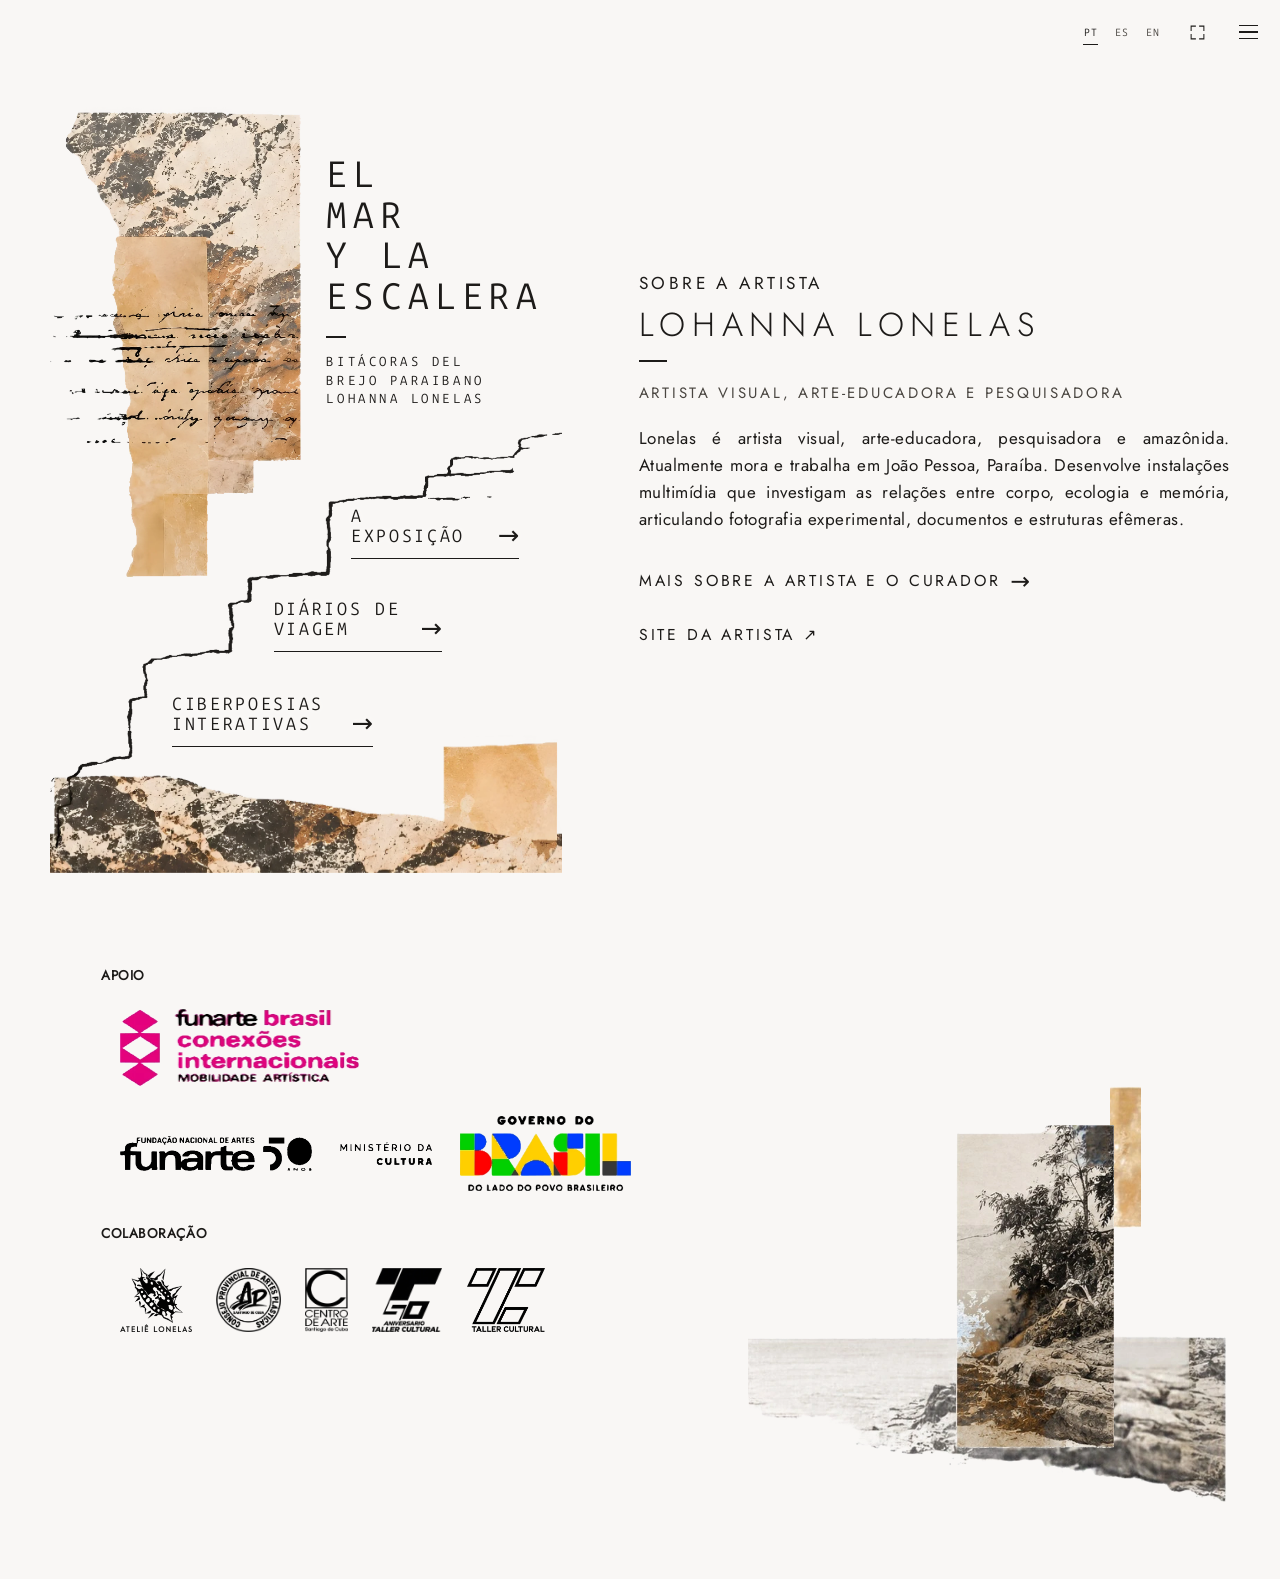
<file: index.html>
<!doctype html>
<!-- El mar y la escalera · Bitácoras del Brejo Paraibano · Lohanna Lonelas.
     Site estático: abre direto do disco (file://), sem build. Rotas por #. -->
<html lang="pt-BR">
<head>
<meta charset="utf-8">
<meta name="viewport" content="width=device-width, initial-scale=1, viewport-fit=cover">
<title>El mar y la escalera · Lonelas</title>
<meta name="description" content="El mar y la escalera — Bitácoras del Brejo Paraibano. Exposição de Lohanna Lonelas: obras, diários de viagem e ciberpoesias do esquecimento.">
<meta name="theme-color" content="#fbfaf7">
<meta name="apple-mobile-web-app-capable" content="yes">
<meta name="apple-mobile-web-app-status-bar-style" content="black-translucent">
<meta name="mobile-web-app-capable" content="yes">
<meta name="apple-mobile-web-app-title" content="El mar y la escalera">
<link rel="icon" href="data:image/svg+xml,%3Csvg xmlns='http://www.w3.org/2000/svg' viewBox='0 0 32 32'%3E%3Crect width='32' height='32' fill='%23fbfaf7'/%3E%3Cpath d='M5 27h6v-6h6v-6h6V9h4' fill='none' stroke='%231d1b19' stroke-width='2'/%3E%3Ccircle cx='22' cy='10' r='3' fill='%23c98d2e'/%3E%3C/svg%3E">
<link rel="stylesheet" href="css/fontes.css?v=dbce08f1">
<link rel="stylesheet" href="css/site.css?v=4c8b897a">
</head>
<body data-vista="inicio">

<a class="pular" href="#vista">pular para o conteúdo</a>

<header class="topo">
  <a class="topo-voltar" href="#/" hidden><span aria-hidden="true">←</span><span class="topo-rotulo"></span></a>
  <a class="topo-casa" href="#/" hidden aria-label="Página inicial"><svg viewBox="0 0 20 20" aria-hidden="true"><path d="M3 9.5 10 3l7 6.5M5 8v9h4v-5h2v5h4V8"/></svg></a>
  <div class="topo-dir">
    <div class="linguas" role="group" aria-label="idioma / idioma / language"></div>
    <button class="cheia" type="button" hidden aria-pressed="false"><svg viewBox="0 0 20 20" aria-hidden="true"><path class="entra" d="M2.5 7.5v-5h5M12.5 2.5h5v5M17.5 12.5v5h-5M7.5 17.5h-5v-5"/><path class="sai" d="M7.5 2.5v5h-5M17.5 7.5h-5v-5M12.5 17.5v-5h5M2.5 12.5h5v5"/></svg></button>
    <button class="abre-menu" type="button" aria-expanded="false" aria-controls="menu"><span></span><span></span><span></span></button>
  </div>
</header>

<main id="vista" tabindex="-1"></main>

<nav class="menu" id="menu" hidden>
  <div class="menu-dentro"></div>
</nav>


<script src="js/dados.js?v=082c929a"></script>
<script src="js/exercicios.js?v=e82cb035"></script>
<script src="js/site.js?v=a42c7550"></script>
</body>
</html>
</file>
<file: css/fontes.css>
/* gerado por scripts/fontes.py — não editar */
@font-face{font-family:'Jost';font-style:normal;font-weight:300;font-display:swap;src:url([data-uri]) format('woff2')}
@font-face{font-family:'Jost';font-style:normal;font-weight:400;font-display:swap;src:url([data-uri]) format('woff2')}
@font-face{font-family:'Caveat';font-style:normal;font-weight:400;font-display:swap;src:url([data-uri]) format('woff2')}
@font-face{font-family:'Ubuntu Sans Mono';font-style:normal;font-weight:200 800;font-display:swap;src:url([data-uri]) format('woff2')}
</file>
<file: css/site.css>
/* El mar y la escalera — folha de estilo única.
   Fundo branco de papel, linhas retas, círculos, retângulos.
   Celular primeiro; a partir de 900px, composições de computador. */

:root {
  --papel: #f9f7f5;
  --papel-2: #f2f0ea;
  --tinta: #1d1b19;
  --tinta-2: #4a4641;
  --mineral: #8c8a84;
  --linha: #d9d5cc;
  --ocre: #c98d2e;
  --oliva: #7b7f52;
  --sans: 'Jost', system-ui, sans-serif;
  --mono: 'Ubuntu Sans Mono', ui-monospace, monospace;
  --gutter: 16px;
  --u: min(calc(100vw / 390), 1.5px); /* 1px no celular de 390; cresce até 1,5px */
  --topo: 56px;
  --ease: cubic-bezier(.2, .7, .2, 1);
  color-scheme: light;
}
@media (min-width: 900px) { :root { --gutter: 40px; --topo: 64px; } }

*, *::before, *::after { box-sizing: border-box; }
html { -webkit-text-size-adjust: 100%; scroll-behavior: auto; }
body {
  margin: 0; min-height: 100svh; background: var(--papel); color: var(--tinta);
  font: 300 17px/1.6 var(--sans); overflow-x: hidden;
  -webkit-font-smoothing: antialiased;
}
img { max-width: 100%; display: block; }
a { color: inherit; text-decoration: none; }
button { font: inherit; color: inherit; background: none; border: 0; padding: 0; cursor: pointer; }
:focus-visible { outline: 1.5px solid var(--ocre); outline-offset: 3px; }
[hidden] { display: none !important; }
h1, h2, h3, p { margin: 0; font-weight: 300; }
::selection { background: var(--ocre); color: var(--papel); }

.pular { position: fixed; left: 8px; top: -60px; z-index: 200; background: var(--tinta); color: var(--papel); padding: 8px 12px; font: 500 13px var(--mono); }
.pular:focus { top: 8px; }
.so-leitor { position: absolute; width: 1px; height: 1px; overflow: hidden; clip: rect(0 0 0 0); white-space: nowrap; }

/* ---------- tipografia comum (medidas das pranchas, em --u) ---------- */
i, em { font-style: normal; }
.indice { font: 400 11px/1.4 var(--sans); letter-spacing: .2em; text-transform: uppercase; color: var(--mineral); }
.rotulo { font: 400 calc(11.5 * var(--u))/calc(15 * var(--u)) var(--sans); letter-spacing: .2em; text-transform: uppercase; }
.titulo { display: flex; flex-direction: column; margin-top: calc(7.5 * var(--u)); font: 300 calc(28.5 * var(--u))/calc(28 * var(--u)) var(--sans); letter-spacing: .2em; text-transform: uppercase; }
.traco { display: block; width: calc(19 * var(--u)); height: 1.5px; background: var(--tinta); margin: calc(11 * var(--u)) 0 0; }
.subtitulo { font: 500 calc(13 * var(--u))/calc(16 * var(--u)) var(--sans); letter-spacing: .16em; text-transform: uppercase; }
.subtitulo small { display: block; margin-top: calc(2.5 * var(--u)); font: 400 calc(10 * var(--u))/calc(13 * var(--u)) var(--sans); letter-spacing: .18em; }
.subtitulo.fino { font-weight: 400; font-size: calc(11.5 * var(--u)); letter-spacing: .2em; }
.papel { font: 400 calc(10 * var(--u))/1.4 var(--sans); letter-spacing: .18em; text-transform: uppercase; color: var(--tinta-2); margin-top: calc(14 * var(--u)); }
.texto-corrido { font: 400 max(12px, calc(12.5 * var(--u)))/1.3 var(--sans); letter-spacing: .03em; text-align: justify; hyphens: auto; -webkit-hyphens: auto; }
.texto-corrido p + p, .texto-corrido > div > p, .texto-corrido > p + div { margin-top: .85em; }
.cab-sub { color: var(--tinta-2); max-width: 46ch; font: 400 calc(12.5 * var(--u))/1.45 var(--sans); letter-spacing: .03em; margin-top: calc(16 * var(--u)); }
.nota-lateral { font: 400 calc(12.5 * var(--u))/1.5 var(--sans); letter-spacing: .03em; color: var(--tinta-2); max-width: 44ch; }
.texto-longo { max-width: 64ch; font: 400 max(13px, calc(13.5 * var(--u)))/1.6 var(--sans); letter-spacing: .02em; }
.texto-longo p + p { margin-top: 1em; }
.assina { font: 400 calc(11 * var(--u))/1.4 var(--sans); letter-spacing: .04em; color: var(--tinta-2); text-align: right; margin-top: calc(10 * var(--u)); }
.assina b { font-weight: 600; color: var(--tinta); }
.seta { display: inline-block; font-family: var(--sans); font-weight: 300; transition: transform .3s var(--ease); }
a:hover .seta, a:focus-visible .seta, button:hover .seta { transform: translateX(4px); }
.link-seta { display: inline-flex; align-items: center; gap: 10px; min-height: 40px; font: 500 calc(10.5 * var(--u))/1.2 var(--sans); letter-spacing: .18em; text-transform: uppercase; }
.link-seta .seta { font-size: 1.5em; }
.botao {
  display: inline-flex; align-items: center; gap: 12px; min-height: 40px; padding: 8px 18px;
  border: 1px solid var(--tinta); border-radius: 999px; font: 500 calc(10.5 * var(--u))/1 var(--sans); letter-spacing: .16em; text-transform: uppercase;
  background: none; transition: background .2s, color .2s;
}
.botao:hover { background: var(--tinta); color: var(--papel); }
.botao:disabled { opacity: .35; pointer-events: none; }
.pilula { display: inline-flex; align-items: center; gap: calc(10 * var(--u)); height: calc(28 * var(--u)); min-height: 28px; padding: 0 calc(16 * var(--u)); border: 1px solid var(--tinta); border-radius: 999px; font: 500 calc(10.5 * var(--u))/1 var(--sans); letter-spacing: .16em; text-transform: uppercase; transition: background .2s, color .2s; }
.pilula span { font-size: 1.5em; font-weight: 300; }
.pilula:hover { background: var(--tinta); color: var(--papel); }

.ficha { margin: 0; display: grid; }
.ficha > div { display: grid; grid-template-columns: calc(87 * var(--u)) 1fr; gap: 0 10px; padding: calc(4 * var(--u)) 0; }
.ficha dt { font: 600 calc(8.5 * var(--u))/calc(14 * var(--u)) var(--sans); letter-spacing: .16em; text-transform: uppercase; }
.ficha dd { margin: 0; font: 400 calc(10.5 * var(--u))/calc(14 * var(--u)) var(--sans); letter-spacing: .03em; }
.ficha dd::first-letter { text-transform: uppercase; }

/* desenhos */
.estrela { width: 22px; height: 22px; fill: var(--ocre); }
.luas { width: 150px; height: 18px; }
.lua-fundo { fill: none; stroke: var(--tinta); stroke-width: .8; }
.lua-sombra { fill: var(--tinta); }
.transmuta { fill: none; stroke: var(--tinta); stroke-width: .6; }
.transmuta .tracejado { stroke-dasharray: 2 4; }
.transmuta .cheio { fill: var(--ocre); stroke: none; }

/* ---------- topo ---------- */
.topo {
  position: fixed; inset: 0 0 auto 0; z-index: 50; height: var(--topo);
  display: flex; align-items: center; justify-content: space-between; gap: 12px;
  padding: 0 10px 0 calc(24 * var(--u)); padding-top: env(safe-area-inset-top);
  transition: background .3s, box-shadow .3s;
}
.topo.rolou, body.tela-cheia .topo { background: rgba(249, 247, 245, .94); backdrop-filter: blur(6px); }
.topo-voltar { display: inline-flex; align-items: center; min-height: 44px; min-width: 44px; }
.topo-voltar > span:first-child { font: 300 26px/1 var(--sans); }
.topo-casa { display: inline-grid; place-items: center; min-height: 44px; min-width: 36px; margin-left: -6px; margin-right: auto; color: var(--tinta); }
.topo-casa[hidden] { display: none; }
.topo-casa svg { width: 19px; height: 19px; fill: none; stroke: currentColor; stroke-width: 1.2; stroke-linejoin: round; stroke-linecap: round; }
.topo-rotulo { position: absolute; width: 1px; height: 1px; overflow: hidden; clip: rect(0 0 0 0); white-space: nowrap; }
.topo-dir { margin-left: auto; display: flex; align-items: center; gap: 11px; }
.linguas { display: flex; }
.debug-frag { appearance: none; -webkit-appearance: none; height: 26px; padding: 0 18px 0 7px; border: 1px dashed var(--tinta-2); border-radius: 0; background: transparent url("data:image/svg+xml,%3Csvg xmlns='http://www.w3.org/2000/svg' width='8' height='5'%3E%3Cpath d='M0 0l4 5 4-5z' fill='%23777'/%3E%3C/svg%3E") no-repeat right 6px center; font: 400 16px/1 var(--mono); transform: scale(.66); transform-origin: right center; margin-left: -14px; margin-right: -9px; color: var(--tinta-2); cursor: pointer; }
.cheia { min-width: 36px; min-height: 44px; display: inline-grid; place-items: center; color: var(--tinta); }
.cheia[hidden] { display: none; }
/* pseudo tela cheia (iPhone): some o rodapé; o cabeçalho fica, para sair */
body.cheia-falsa .rodape { display: none; }
/* o Safari só recolhe as barras rolando a página: na pseudo tela cheia sempre há ao menos 160px para rolar,
   inclusive no leitor dos diários (que é fixo e normalmente trava a rolagem do body) */
body.cheia-falsa { min-height: calc(100lvh + 160px); }
body.cheia-falsa.tela-cheia { overflow: visible; height: auto; }
@media (max-width: 379px) { .topo { gap: 4px; } .topo-voltar { min-width: 36px; } .topo-casa { min-width: 32px; margin-left: -4px; } .topo-dir { gap: 2px; } .linguas button { min-width: 27px; } .cheia { min-width: 32px; } .debug-frag { margin-right: -10px; } }
.cheia svg { width: 17px; height: 17px; fill: none; stroke: currentColor; stroke-width: 1.2; stroke-linecap: square; transition: transform .3s var(--ease); }
.cheia .sai, .cheia[aria-pressed="true"] .entra { display: none; }
.cheia[aria-pressed="true"] .sai { display: inline; }
@media (hover: hover) { .cheia:hover svg { transform: scale(1.12); } }
.linguas button { min-width: 31px; min-height: 44px; font: 400 10.5px var(--mono); letter-spacing: .18em; text-indent: .18em; color: var(--tinta); position: relative; }
.linguas button[aria-pressed="false"] { color: var(--tinta-2); }
.linguas button[aria-pressed="true"]::after { content: ''; position: absolute; left: 8px; right: 8px; bottom: 9px; height: 1px; background: var(--tinta); }
.abre-menu { width: 44px; height: 44px; display: grid; place-content: center; gap: 5px; position: relative; z-index: 2; }
.abre-menu span { display: block; width: 19px; height: 1.2px; background: var(--tinta); transition: transform .3s var(--ease), opacity .2s; }
body.menu-aberto .abre-menu span:nth-child(1) { transform: translateY(6.2px) rotate(45deg); }
body.menu-aberto .abre-menu span:nth-child(2) { opacity: 0; }
body.menu-aberto .abre-menu span:nth-child(3) { transform: translateY(-6.2px) rotate(-45deg); }
body.menu-aberto .topo { background: transparent; box-shadow: none; }
body[data-vista="inicio"] .topo:not(.rolou) { background: transparent; }

/* ---------- menu: a escada ---------- */
.menu { position: fixed; inset: 0; z-index: 40; background: var(--papel); overflow-y: auto; animation: aparece .35s var(--ease); }
.menu-dentro { min-height: 100%; padding: calc(var(--topo) + 24px) var(--gutter) 32px; display: flex; flex-direction: column; position: relative; overflow: hidden; }
.menu-escada { list-style: none; margin: 0; padding: 0; display: flex; flex-direction: column; gap: 6px; position: relative; z-index: 1; }
.degrau { border-top: 1px solid var(--tinta); padding: 14px 0 18px; }
.degrau.d3 { margin-left: 30%; }
.degrau.d2 { margin-left: 15%; }
.degrau > a { display: flex; align-items: baseline; gap: 14px; }
.degrau > a i { font: 400 11px var(--mono); font-style: normal; color: var(--mineral); letter-spacing: .1em; }
.degrau > a span { font: 300 clamp(22px, 6vw, 40px)/1.1 var(--mono); letter-spacing: .14em; text-transform: uppercase; }
.degrau ul { list-style: none; margin: 10px 0 0 27px; padding: 0; display: grid; gap: 2px; }
.degrau ul a { display: inline-block; padding: 5px 0; font-size: 15px; color: var(--tinta-2); }
.degrau ul a:hover { color: var(--tinta); }
.menu-pe { margin-top: auto; padding-top: 40px; display: flex; gap: 12px; font: 400 11px var(--mono); letter-spacing: .14em; text-transform: uppercase; position: relative; z-index: 1; }
.menu-pe a { padding: 8px 0; }
.menu-circulo { position: absolute; width: min(90vw, 560px); right: -18%; bottom: -10%; opacity: .5; z-index: 0; }
/* no celular o gráfico do menu polui a lista: só aparece no computador */
@media (max-width: 899px) { .menu-circulo { display: none; } }
@media (min-width: 900px) {
  .menu-dentro { padding-left: 12vw; padding-right: 12vw; }
  .degrau.d3 { margin-left: 40%; }
  .degrau.d2 { margin-left: 20%; }
}

/* ---------- vista e entrada ---------- */
#vista { outline: none; display: block; }
#vista.entra > * { animation: entra .6s var(--ease) both; }
@keyframes entra { from { opacity: 0; transform: translateY(10px); } to { opacity: 1; transform: none; } }
@keyframes aparece { from { opacity: 0; } to { opacity: 1; } }


/* ---------- início: a prancha do celular, medida em pixels da referência (915 de largura) ---------- */
.inicio {
  --kx: calc(min(100vw, 1180px) / 915);
  --ky: clamp(var(--kx), calc(100svh / 1464), calc(var(--kx) * 1.4));
  --k: var(--kx);
  --linha-top: calc(664 * var(--ky));
  --linha-alt: calc(800 * var(--ky) - 145 * var(--k));
  position: relative; width: min(100vw, 1180px); height: calc(1464 * var(--ky)); margin: 0 auto; overflow: hidden;
}
.inicio > img { position: absolute; max-width: none; pointer-events: none; user-select: none; }
.ini-colagem { left: 0; top: calc(94 * var(--ky)); width: calc(456 * var(--k)); animation: desliza-c 1.2s var(--ease) both; }
.ini-titulo { position: absolute; left: calc(494 * var(--kx)); top: calc(181 * var(--ky)); z-index: 2; }
.ini-titulo h1 { display: flex; flex-direction: column; font: 400 calc(65.7 * var(--k))/calc(72.5 * var(--k)) var(--mono); letter-spacing: .165em; text-transform: uppercase; white-space: nowrap; }
.ini-traco { display: block; width: calc(35 * var(--k)); height: max(1px, calc(3 * var(--k))); background: var(--tinta); margin-top: calc(33 * var(--k)); }
.ini-sub { display: flex; flex-direction: column; margin-top: calc(28 * var(--k)); font: 400 calc(23.5 * var(--k))/calc(33 * var(--k)) var(--mono); letter-spacing: .27em; text-transform: uppercase; max-width: calc(410 * var(--k)); text-wrap: balance; }
.ini-linha { left: 0; top: var(--linha-top); width: calc(915 * var(--kx)); height: var(--linha-alt); animation: sobe 1.6s .2s var(--ease) both; }
@keyframes sobe { from { clip-path: inset(0 100% 0 0); } to { clip-path: inset(0 0 0 0); } }
.ini-faixa { left: 0; bottom: 0; width: calc(915 * var(--kx)); height: calc(250 * var(--k)); object-fit: cover; object-position: right top; z-index: 1; animation: desliza-b 1.2s .1s var(--ease) both; }
.ini-escada { position: absolute; inset: 0; z-index: 3; pointer-events: none; }
.ini-degrau {
  position: absolute; display: flex; align-items: flex-end; justify-content: space-between; gap: calc(20 * var(--k));
  padding-bottom: calc(19 * var(--k)); border-bottom: max(1px, calc(2.4 * var(--k))) solid var(--tinta); pointer-events: auto;
  bottom: calc(1464 * var(--ky) - var(--linha-top) - var(--f) * var(--linha-alt));
  text-shadow: 0 0 4px var(--papel), 0 0 8px var(--papel);
  transition: transform .35s var(--ease), border-color .25s; animation: entra .7s var(--ease) both;
}
.ini-degrau span:first-child { font: 400 calc(31.7 * var(--k))/calc(37 * var(--k)) var(--mono); letter-spacing: .15em; text-transform: uppercase; }
.ini-degrau .seta { font-size: calc(46 * var(--k)); line-height: calc(37 * var(--k)); margin-bottom: calc(2 * var(--k)); }
.ini-degrau:hover, .ini-degrau:focus-visible { transform: translateY(-3px); border-color: var(--ocre); }
.ini-degrau.d3 { --f: .363; left: calc(538 * var(--kx)); width: calc(301 * var(--kx)); animation-delay: .9s; }
.ini-degrau.d2 { --f: .617; left: calc(400 * var(--kx)); width: calc(301 * var(--kx)); animation-delay: .7s; }
.ini-degrau.d1 { --f: .876; left: calc(218 * var(--kx)); width: calc(360 * var(--kx)); animation-delay: .5s; }
@keyframes desliza-c { from { opacity: 0; transform: translateX(-16px); } to { opacity: 1; transform: none; } }
@keyframes desliza-b { from { opacity: 0; transform: translateY(16px); } to { opacity: 1; transform: none; } }

.ini-artista { padding-top: calc(56 * var(--u)) !important; }
.ini-artista .titulo { font-size: calc(24 * var(--u)); line-height: calc(26 * var(--u)); }
.ini-artista .texto-corrido { margin-top: calc(14 * var(--u)); }
.ini-artista-links { display: flex; flex-wrap: wrap; gap: 0 28px; margin-top: calc(14 * var(--u)); }

@media (min-width: 900px) {
  .inicio { --ky: max(calc(100svh / 1464), .5px); --k: min(var(--kx), var(--ky)); }
  .ini-colagem { left: calc(60 * var(--kx)); }
}

/* ---------- rodapé expansível ---------- */
.rodape { width: min(100%, calc(390 * var(--u))); margin: 0 auto; padding: 0 0 env(safe-area-inset-bottom); position: relative; z-index: 25; background: var(--papel); box-shadow: 0 0 0 100vmax var(--papel); clip-path: inset(0 -100vmax); }
.rodape-gaveta { padding: 0 calc(30 * var(--u)); }
.rodape-gaveta summary { list-style: none; display: flex; align-items: center; gap: 14px; min-height: 48px; cursor: pointer; font: 400 calc(10 * var(--u)) var(--sans); letter-spacing: .18em; text-transform: uppercase; color: var(--tinta-2); }
.rodape-gaveta summary::-webkit-details-marker { display: none; }
.rodape-linha { flex: 0 0 calc(24 * var(--u)); height: 1.5px; background: var(--tinta); }
.rodape-mais { margin-left: auto; width: 28px; height: 28px; display: grid; place-items: center; font: 300 20px var(--sans); transition: transform .3s var(--ease); }
.rodape-gaveta[open] .rodape-mais { transform: rotate(45deg); }
.rodape-dentro { padding: 18px 0 8px; display: grid; gap: 26px; animation: entra .5s var(--ease); }
.logos { margin: 0; display: grid; gap: 12px; }
.logos img { width: 100%; mix-blend-mode: multiply; }
.rodape-pe { display: flex; flex-wrap: wrap; justify-content: space-between; gap: 8px 20px; font: 400 10px/1.5 var(--sans); letter-spacing: .1em; color: var(--mineral); }
.rodape-pe a { text-decoration: underline; text-underline-offset: 3px; }
.rodape-textura { width: 100%; margin-top: 6px; pointer-events: none; }

/* ---------- páginas internas: uma coluna com as medidas da prancha ---------- */
.pagina { --pl: calc(43 * var(--u)); --pr: calc(28 * var(--u)); width: min(100%, calc(390 * var(--u))); margin: 0 auto; padding: calc(var(--topo) + 1.5 * var(--u)) var(--pr) calc(28 * var(--u)) var(--pl); position: relative; }
.sangra { margin-left: calc(-1 * var(--pl)); margin-right: calc(-1 * var(--pr)); }
.cab { position: relative; margin-bottom: calc(28 * var(--u)); }

/* ---------- exposição ---------- */
.expo { padding-top: calc(var(--topo) + 147 * var(--u)); }
.cab-colagem { position: absolute; left: 0; top: calc(var(--topo) + .6 * var(--u)); width: 100%; pointer-events: none; animation: desliza-c 1.2s var(--ease) both; }
.expo .cab { z-index: 1; margin-bottom: calc(20 * var(--u)); }
.curatorial { width: calc(317 * var(--u)); }
.curatorial .texto-corrido { margin-top: calc(10.5 * var(--u)); }
.ler-completo { margin-top: calc(4 * var(--u)); }
.navegue { margin: calc(12 * var(--u)) 0 0 calc(-8.5 * var(--u)); }
.navegue .traco { width: calc(24 * var(--u)); margin: 0 0 calc(17 * var(--u)); }
.nav-linhas { list-style: none; margin: calc(8.5 * var(--u)) 0 0 calc(-1.5 * var(--u)); padding: 0; width: calc(328.5 * var(--u)); }
.nav-linhas li + li { border-top: 1px solid var(--linha); }
.nav-linhas a { display: grid; grid-template-columns: calc(68.5 * var(--u)) 1fr auto; align-items: center; column-gap: calc(26 * var(--u)); padding: calc(7 * var(--u)) calc(27 * var(--u)) calc(7 * var(--u)) 0; min-height: calc(51 * var(--u)); }
.nav-linhas img { width: 100%; height: calc(37 * var(--u)); object-fit: cover; }
.nav-linhas span { font: 400 calc(15.5 * var(--u))/calc(19 * var(--u)) var(--sans); letter-spacing: .18em; text-transform: uppercase; }
.nav-linhas small { display: block; font-size: calc(9.5 * var(--u)); line-height: 1.5; letter-spacing: .16em; color: var(--tinta-2); }
.nav-linhas .seta { font-size: calc(24 * var(--u)); }
.nav-linhas a:hover span:not(.seta) { color: var(--tinta-2); }

/* ---------- obras: carrossel das quatro ---------- */
.obras { --pl: calc(36 * var(--u)); --pr: calc(27 * var(--u)); }
.obras .titulo { font-size: calc(32 * var(--u)); line-height: calc(32 * var(--u)); margin-top: calc(5.5 * var(--u)); }
.obras .traco { width: calc(28 * var(--u)); margin-top: calc(12 * var(--u)); }
.obras .cab { margin-bottom: calc(21.5 * var(--u)); }
.carrossel { position: relative; }
.car-trilho { list-style: none; margin: 0; padding: 0; display: flex; overflow-x: auto; scroll-snap-type: x mandatory; scrollbar-width: none; overscroll-behavior-x: contain; }
.car-trilho::-webkit-scrollbar { display: none; }
.carrossel.lista { margin: 0 calc(-27 * var(--u)) 0 calc(-36 * var(--u)); }
.lista .car-trilho { gap: calc(12 * var(--u)); padding: 0 calc(54 * var(--u)); scroll-padding: 0 calc(54 * var(--u)); }
.lista .car-item { flex: 0 0 calc(236 * var(--u)); scroll-snap-align: center; }
/* as obras são fotos verticais (4:5, 2:3): o cartão acompanha */
.lista .car-item img { width: 100%; height: calc(300 * var(--u)); object-fit: cover; }
.car-ctrl { display: flex; align-items: center; justify-content: space-between; height: 44px; margin-top: calc(5.5 * var(--u)); padding: 0 calc(52 * var(--u)) 0 calc(46 * var(--u)); }
.car-ant, .car-prox { width: 44px; height: 44px; display: grid; place-items: center; font: 300 24px/1 var(--sans); }
.car-pontos { display: flex; }
.car-pontos button { width: 14px; height: 44px; position: relative; }
.car-pontos button::after { content: ''; position: absolute; left: 4.5px; top: 19.5px; width: 5px; height: 5px; border-radius: 50%; border: 1px solid var(--tinta); box-sizing: border-box; }
.car-pontos button[aria-current="true"]::after { background: var(--tinta); }
.obras-leg { display: flex; align-items: center; justify-content: space-between; gap: 12px; margin: calc(5 * var(--u)) 0 0 calc(10 * var(--u)); min-height: calc(40 * var(--u)); }
.obras-leg h2 { font: 600 calc(14.5 * var(--u))/calc(18 * var(--u)) var(--sans); letter-spacing: .2em; text-transform: uppercase; }
.obras-leg p { margin-top: calc(3 * var(--u)); font: 400 calc(10.5 * var(--u))/1.4 var(--sans); letter-spacing: .04em; }
.obras-leg p::first-letter { text-transform: uppercase; }
.circulo-mais { flex: 0 0 auto; width: calc(29 * var(--u)); height: calc(29 * var(--u)); min-width: 29px; min-height: 29px; border: 1px solid var(--tinta); border-radius: 50%; display: grid; place-items: center; font: 300 calc(20 * var(--u))/1 var(--sans); transition: background .2s, color .2s; }
.circulo-mais:hover { background: var(--tinta); color: var(--papel); }

/* ---------- obra: detalhe ---------- */
.obra { --pl: calc(30 * var(--u)); --pr: calc(30 * var(--u)); padding-top: calc(var(--topo) - 4 * var(--u)); }
.obra-cab { margin-bottom: calc(14 * var(--u)); }
.obra .titulo { font-size: calc(27.5 * var(--u)); line-height: calc(26.7 * var(--u)); font-weight: 400; margin-top: calc(6 * var(--u)); padding-right: calc(40 * var(--u)); }
.contador { position: absolute; right: 0; bottom: calc(-6 * var(--u)); font: 400 calc(10 * var(--u))/1 var(--sans); letter-spacing: .14em; }
.carrossel.foto { margin: 0 calc(-30 * var(--u)); padding: 0 calc(51 * var(--u)) 0 calc(45 * var(--u)); }
.foto .car-item { flex: 0 0 100%; margin: 0; scroll-snap-align: center; }
.car-foto { display: block; width: 100%; }
/* a foto inteira, sem corte, no máximo do tamanho da área */
.foto .car-foto img { display: block; width: 100%; height: calc(372 * var(--u)); max-height: 72vh; object-fit: contain; background: var(--papel-2); }
.foto .car-ant, .foto .car-prox { position: absolute; top: 50%; translate: 0 -50%; }
.foto .car-ant { left: calc(3 * var(--u)); }
.foto .car-prox { right: calc(0 * var(--u)); }
.abas { display: flex; justify-content: space-between; margin-top: calc(26 * var(--u)); border-bottom: 1px solid var(--linha); }
.abas button { padding: calc(6 * var(--u)) 0 calc(6.5 * var(--u)); font: 400 calc(10.5 * var(--u))/1.2 var(--sans); letter-spacing: .13em; text-transform: uppercase; color: var(--mineral); position: relative; }
.abas button[aria-selected="true"] { font-weight: 600; color: var(--tinta); }
.abas button[aria-selected="true"]::after { content: ''; position: absolute; left: 0; right: 0; bottom: -1.5px; height: 2px; background: var(--tinta); }
.painel { animation: entra .4s var(--ease); }
#painel-ficha { padding-top: calc(15 * var(--u)); display: grid; }
.ler-mais { justify-self: end; margin-top: calc(-2 * var(--u)); }
#painel-sobre { padding-top: calc(16 * var(--u)); }
.obra-nav { display: flex; justify-content: space-between; flex-wrap: wrap; gap: 12px; margin-top: calc(26 * var(--u)); font: 500 calc(10 * var(--u)) var(--sans); letter-spacing: .16em; text-transform: uppercase; color: var(--tinta-2); }
.obra-nav a { padding: 10px 0; }

/* ---------- construção: making of ---------- */
.etapa { margin-top: 40px; }
.etapa-leg { font-size: 15px; color: var(--tinta-2); max-width: 52ch; margin-bottom: 14px; }
.etapa-leg i { display: block; font: 400 11px var(--mono); font-style: normal; letter-spacing: .14em; text-transform: uppercase; color: var(--tinta); margin-bottom: 4px; }
/* as fotos guardam a proporção original (horizontais e verticais), em colunas */
.making { columns: 2; column-gap: 8px; }
.dedicatoria { margin: 28px 0 8px; text-align: center; font-style: italic; font-size: 15px; color: var(--tinta-2); }
.dedicatoria::before { content: ''; display: block; width: 32px; height: 1px; background: var(--linha); margin: 0 auto 14px; }
.proc-img { display: block; width: 100%; margin: 0 0 8px; break-inside: avoid; background: var(--papel-2); }
.proc-img img { display: block; width: 100%; height: auto; }
.proc-fig { margin: 0 0 8px; break-inside: avoid; }
.proc-fig .proc-img { margin-bottom: 0; }
.proc-leg { margin-top: 8px; font: 400 11px/1.4 var(--sans); letter-spacing: .22em; text-transform: uppercase; color: var(--tinta-2); }
@media (min-width: 900px) { .making { columns: 3; column-gap: 14px; } .proc-img, .proc-fig { margin-bottom: 14px; } .proc-fig .proc-img { margin-bottom: 0; } }

/* ---------- diários: mapa ---------- */
@media (min-width: 900px) { .pagina.diarios, .pagina.ciber, .pagina.construcao { width: min(100%, 1120px); padding-left: 40px; padding-right: 40px; } }
.mapa { position: relative; aspect-ratio: 3 / 4; margin: 0 calc(-1 * var(--pr)) 0 calc(-1 * var(--pl)); overflow: hidden; }
.mapa-colagem { position: absolute; inset: 0; width: 100%; height: 100%; object-fit: cover; opacity: .14; filter: grayscale(1); }
.mapa-circulo { position: absolute; width: 86%; left: 7%; top: 12%; opacity: .5; animation: gira 120s linear infinite; }
.mapa-escada { position: absolute; width: 92%; left: 2%; top: 18%; opacity: .9; }
.mapa-ponto { left: var(--x); top: var(--y); }
.mapa-trilha .so-pc { display: none; }
.mapa-trilha { position: absolute; inset: 0; width: 100%; height: 100%; }
.mapa-trilha polyline { fill: none; stroke: var(--ocre); stroke-width: .35; stroke-dasharray: 1.2 1.2; vector-effect: non-scaling-stroke; stroke-width: 1.4; }
.mapa-estrela { position: absolute; right: 8%; top: 6%; width: 22px; height: 22px; }
.mapa-ponto { position: absolute; display: flex; align-items: center; gap: 10px; transform: translate(-14px, -14px); }
.mapa-ponto .alvo { flex: 0 0 28px; height: 28px; border-radius: 50%; border: 1px solid var(--tinta); background: var(--papel); position: relative; transition: transform .3s var(--ease); }
.mapa-ponto .alvo::after { content: ''; position: absolute; inset: 8px; border-radius: 50%; background: var(--tinta); }
.mapa-ponto .alvo::before { content: ''; position: absolute; inset: -8px; border-radius: 50%; border: 1px solid var(--ocre); opacity: 0; animation: pulsa 2.8s ease-out var(--d, .5s) 1 both; }
@keyframes pulsa { from { transform: scale(.6); opacity: 1; } to { transform: scale(1.5); opacity: 0; } }
.mapa-ponto:hover .alvo { transform: scale(1.15); }
.mapa-nome { position: relative; background: rgba(249, 247, 245, .94); padding: 6px 10px; border: 1px solid var(--linha); border-radius: 5px; font: 400 13px/1.25 var(--mono); letter-spacing: .12em; text-transform: uppercase; display: grid; }
.mapa-nome small { font: 300 12px/1.35 var(--sans); letter-spacing: 0; text-transform: none; color: var(--tinta-2); }
/* ondas que saem de baixo dos retângulos, uma vez só ao carregar: como objetos boiando num lago, com a forma do quadro */
.mapa-ponto { isolation: isolate; }
.ondas { position: absolute; inset: 0; z-index: -1; pointer-events: none; }
.ondas b { position: absolute; inset: 0; border: 1px solid rgba(176, 148, 108, .2); border-radius: 5px; box-shadow: 0 0 6px rgba(176, 148, 108, .2), inset 0 0 6px rgba(176, 148, 108, .2); opacity: 0; animation: onda 2.2s cubic-bezier(.2, .6, .35, 1) var(--d) 1 both; }
.ondas b:nth-child(2) { animation-delay: calc(var(--d) + .35s); }
@keyframes onda { 0% { inset: 0; opacity: 0; } 12% { opacity: 1; } 100% { inset: -42px -46px; opacity: 0; } }
.mapa-ponto.p2 { flex-direction: row-reverse; transform: translate(calc(-100% + 14px), -14px); }
/* no celular o nome do brejo fica acima e à esquerda do topo da escada, no vazio, sem cobrir os degraus */
@media (max-width: 899px) { .mapa-ponto.p2 { align-items: flex-end; transform: translate(calc(-100% + 14px), calc(-100% + 14px)); } }
.diarios > .nota-lateral { margin-top: 28px; }
@media (min-width: 900px) {
  .diarios { display: grid; grid-template-columns: 1fr 2fr; column-gap: 56px; align-items: start; }
  .diarios > .cab { grid-column: 1; }
  .diarios > .mapa { grid-column: 2; grid-row: 1 / 3; margin: 0; aspect-ratio: 5 / 4; }
  .diarios .mapa-escada { width: 92%; left: 4%; top: 10%; }
  .diarios .mapa-ponto { left: var(--xd); top: var(--yd); }
  .mapa-trilha .so-pc { display: inline; }
  .mapa-trilha .so-cel { display: none; }
  .diarios > .nota-lateral { grid-column: 1; margin-top: 0; }
}

/* ---------- diário: panorama único ---------- */
body.tela-cheia { overflow: hidden; height: 100svh; }
.leitor { position: fixed; inset: var(--topo) 0 0 0; display: flex; flex-direction: column; background: var(--papel); }
.panorama { flex: 1; min-height: 0; overflow-x: auto; overflow-y: hidden; scrollbar-width: none; cursor: grab; overscroll-behavior-x: contain; outline: none; }
.panorama::-webkit-scrollbar { display: none; }
.panorama.arrastando { cursor: grabbing; }
.panorama.arrastando .pano-img { pointer-events: none; }
.pano-faixa { display: flex; height: 100%; width: max-content; align-items: stretch; }
.pano-img { height: 100%; flex: 0 0 auto; overflow: hidden; display: block; }
.pano-img img { height: 100%; width: auto; max-width: none; object-fit: cover; user-select: none; -webkit-user-drag: none; transition: transform 1.2s var(--ease); animation: pano-entra 1.6s var(--ease) both; }
.pano-img:hover img { transform: scale(1.035); }
@keyframes pano-entra { from { transform: scale(1.12); opacity: 0; } to { transform: scale(1); opacity: 1; } }
.pano-img:nth-child(2) img { animation-delay: .15s; }
.pano-img:nth-child(3) img { animation-delay: .3s; }
.pano-fim { flex: 0 0 min(70vw, 420px); display: flex; flex-direction: column; justify-content: center; gap: 8px; padding: 0 40px; font: 300 clamp(22px, 4vw, 34px)/1.2 var(--sans); border-left: 1px solid var(--linha); }
.pano-fim i { font: 400 11px var(--mono); font-style: normal; letter-spacing: .16em; text-transform: uppercase; color: var(--mineral); }
.leitor-pe { flex: 0 0 auto; display: grid; grid-template-columns: 44px 1fr 44px; align-items: center; gap: 12px; padding: 8px var(--gutter) calc(10px + env(safe-area-inset-bottom)); border-top: 1px solid var(--linha); }
.leitor-pe > button { width: 44px; height: 44px; border: 0; border-radius: 50%; }
.pano-meio { display: grid; grid-template-columns: 1fr auto; align-items: center; gap: 4px 12px; font: 400 11px var(--mono); letter-spacing: .12em; text-transform: uppercase; color: var(--mineral); }
.pano-dica { grid-column: 1 / -1; transition: opacity .4s; }
.andou .pano-dica { opacity: .35; }
.pano-barra { height: 1px; background: var(--linha); position: relative; overflow: hidden; }
.pano-barra span { position: absolute; inset: 0; background: var(--tinta); transform-origin: left; transform: scaleX(0); }

/* ---------- ciberpoesia: arquivo de retalhos ---------- */
.ciber-cab { display: grid; gap: 0; }
.ciber-cab .nota-lateral { margin-top: 26px; }
.ciber-estrela { position: absolute; right: 0; top: 0; }
.saiba { margin-top: 18px; max-width: 52ch; border-top: 1px solid var(--linha); border-bottom: 1px solid var(--linha); }
.saiba summary { list-style: none; cursor: pointer; display: flex; align-items: center; gap: 10px; min-height: 48px; font: 400 12px var(--mono); letter-spacing: .12em; text-transform: uppercase; }
.saiba summary::-webkit-details-marker { display: none; }
.saiba summary::before { content: '+'; width: 24px; height: 24px; border: 0; font-size: 18px; border-radius: 50%; display: grid; place-items: center; flex: 0 0 24px; transition: transform .3s var(--ease); }
.saiba[open] summary::before { transform: rotate(45deg); }
.saiba p { font-size: 15px; color: var(--tinta-2); margin-bottom: 14px; animation: entra .4s var(--ease); }
.saiba .link-seta { display: inline-block; margin-bottom: 18px; }
.dica-baixo { margin-top: 16px; font: 400 11px var(--mono); letter-spacing: .14em; text-transform: uppercase; color: var(--mineral); }
.dica-baixo .seta { transform: rotate(90deg); }

/* faixa horizontal de retalhos (mockup, tela 2): rola de lado com o dedo, a roda, as setas ou os quadrados;
   altura fixa (cabe na tela), nada da faixa passa para cima ou para baixo */
.cena { --alto: clamp(300px, 62svh, 640px); position: relative; display: flow-root; height: var(--alto); margin: 28px calc(-1 * var(--pr)) 0 calc(-1 * var(--pl)); }
/* a faixa rola só em x; como overflow-x corta também o y, a área de recorte se estende 50px acima e abaixo:
   o papel inteiro fica na altura da faixa e só as bordinhas inclinadas (medido: até ~23px) e a sombra sobrevoam
   o título e a dica sem serem cortadas. Setas e quadradinhos ficam por cima, clicáveis. */
.cena-rolo { position: relative; z-index: 1; box-sizing: border-box; height: calc(100% + 100px); margin: -50px 0; padding: 50px 0; overflow-x: auto; overflow-y: hidden; scroll-snap-type: x mandatory; overscroll-behavior-x: contain; scrollbar-width: none; container-type: inline-size; -webkit-overflow-scrolling: touch; outline-offset: -2px; }
/* no celular a faixa sobe e fica um pouco mais baixa: no iPhone ficava colada na barra de navegação do Safari */
@media (max-width: 899px) { .cena { --alto: clamp(300px, 56svh, 600px); margin-top: 10px; } }
.cena-rolo::-webkit-scrollbar { display: none; }
.cena-rolo.rodando { scroll-snap-type: none; }
.cena-rolo.arrastando { scroll-snap-type: none; cursor: grabbing; user-select: none; -webkit-user-select: none; }
@media (hover: hover) and (pointer: fine) { .cena-rolo { cursor: grab; } }
.cena-trilho { --pX: calc(var(--alto) * .125); --pad: max(16px, calc(50cqi - var(--alto) * .12)); position: relative; height: 100%; width: calc(2 * var(--pad) + 15.4 * var(--pX) + var(--alto) * .28); overflow-x: clip; }
.cena-fundo { position: absolute; inset: 0; pointer-events: none; }
.cena-circulo { position: absolute; top: 50%; left: 50%; width: min(92vw, var(--alto)); translate: -50% -50%; display: block; opacity: .35; }
.cena-eixo { position: absolute; left: 50%; top: -14px; bottom: -14px; width: 0; border-left: 1px dashed var(--linha); }
.cena-eixo::before, .cena-eixo::after { content: ''; position: absolute; left: -6px; width: 9px; height: 9px; border: 1px solid var(--tinta-2); border-radius: 50%; background: var(--papel); }
.cena-eixo::before { top: -10px; } .cena-eixo::after { bottom: -10px; }
.cena-seta { position: absolute; top: 50%; z-index: 30; width: 40px; height: 64px; translate: 0 -50%; display: grid; place-items: center; background: radial-gradient(closest-side, var(--papel) 40%, transparent); transition: opacity .3s; -webkit-tap-highlight-color: transparent; }
.cena-seta.ant { left: 2px; } .cena-seta.prox { right: 2px; }
.cena-seta svg { width: 12px; height: 24px; fill: none; stroke: var(--tinta); stroke-width: 1.4; }
.cena-seta:disabled { opacity: 0; pointer-events: none; }
.cena-paginas { position: relative; z-index: 2; display: flex; justify-content: center; gap: 4px; margin-top: 26px; }
.cena-paginas button { width: 26px; height: 32px; display: grid; place-items: center; -webkit-tap-highlight-color: transparent; }
.cena-paginas button::before { content: ''; width: 10px; height: 10px; border: 1px solid var(--tinta); transition: background .3s; }
.cena-paginas button[aria-current="true"]::before { background: var(--tinta); }
.cena-dica { display: flex; align-items: center; gap: 14px; margin-top: 14px; padding-top: 14px; border-top: 1px solid var(--linha); font: italic 400 11px/1.6 var(--mono); letter-spacing: .14em; text-transform: uppercase; color: var(--tinta-2); }
.cena-dica .estrela { width: 18px; height: 18px; flex: 0 0 18px; fill: var(--tinta); }
/* entrada: o fundo aparece subindo; depois os retalhos caem no lugar, em cascata da esquerda para a direita */
.cena .cena-fundo, .cena .retalho { opacity: 0; }
.cena.entra .cena-fundo { animation: fundo-entra .5s var(--ease) both; }
.cena.entra .retalho { animation: retalho-entra 1.1s ease calc(var(--k) * 70ms) both; }
.cena.entra .ret-abre { animation: retalho-cai 1.1s cubic-bezier(.2, .7, .3, 1) calc(var(--k) * 70ms) both; }
/* parado no ar: cada papel balança de leve, como pendurado, com período e fase próprios.
   O balanço fica num invólucro só dele (.ret-frente), sem var() nos quadros-chave e sem dividir
   elemento com a queda nem com o transform que o JS escreve no .retalho: o WebKit do iPhone
   descartava a animação quando essas coisas se misturavam. Período e fase vêm no style inline. */
.ret-bal { display: block; transform-origin: 50% 0; animation: balanca 6s ease-in-out infinite alternate; filter: drop-shadow(0 8px 10px rgba(29, 27, 25, .22)); will-change: transform; }
.ret-bal.bal-b { animation-name: balanca-b; }
.retalho.longe .ret-bal { animation-play-state: paused; }
/* o retalho do centro ganha uma moldura fina */
.ret-abre { outline: none; }
.ret-abre:focus-visible .ret-frente { outline: 1px dashed var(--tinta-2); outline-offset: 6px; }
@keyframes retalho-cai { from { transform: translateY(-56px) rotate(-6deg); } 60% { transform: translateY(4px) rotate(0deg); } to { transform: none; } }
@keyframes balanca { from { transform: rotate(-1.6deg) translate(-2px, 0); } to { transform: rotate(1.6deg) translate(2px, 3px); } }
@keyframes balanca-b { from { transform: rotate(1.3deg) translate(2px, 1px); } to { transform: rotate(-1.3deg) translate(-2px, 3px); } }
@keyframes fundo-entra { from { opacity: 0; transform: translateY(100px); } to { opacity: 1; transform: none; } }
@keyframes retalho-entra { from { opacity: 0; } to { opacity: 1; } }
.retalho {
  --H: calc(var(--hh) * var(--alto)); --W: calc(var(--H) * .3461);
  position: absolute; top: calc((var(--alto) - var(--H)) * var(--yy)); left: calc(var(--pad) + (var(--k) + var(--dx)) * var(--pX));
  width: var(--W); z-index: 1; will-change: transform;
}
/* o encaixe da rolagem fica numa âncora invisível no mesmo lugar do papel, sem o transform que o JS escreve a cada quadro:
   com o encaixe no próprio papel, o ponto de parada mudava junto com o parallax e a faixa voltava/avançava depois de parar */
.ret-ancora { --H: calc(var(--hh) * var(--alto)); --W: calc(var(--H) * .3461); position: absolute; top: 0; height: 1px; left: calc(var(--pad) + (var(--k) + var(--dx)) * var(--pX)); width: var(--W); scroll-snap-align: center; pointer-events: none; visibility: hidden; }
.ret-abre { display: block; width: 100%; color: inherit; text-decoration: none; -webkit-touch-callout: none; -webkit-tap-highlight-color: transparent; }
.ret-frente { display: block; position: relative; }
.ret-veu { position: absolute; inset: 0; width: 100%; height: 100%; pointer-events: none; z-index: 2; }
/* texturas de papel bem suaves, sorteadas por fragmento (branco neutro em multiply: só o relevo escurece, de leve) */
.ret-frente { isolation: isolate; }
.ret-frente i { z-index: 3; }
.ret-frente[class*="papel-"]::after, .verso-papel[class*="papel-"]::after, .camada[class*="papel-"]::after, .textura[class*="papel-"]::after { content: ''; position: absolute; inset: 0; z-index: 1; pointer-events: none; mix-blend-mode: multiply; background-position: var(--pp, 0 0); }
.ret-frente.papel-0::after, .verso-papel.papel-0::after, .camada.papel-0::after, .textura.papel-0::after { background-image: url([data-uri]); opacity: .8; }
.ret-frente.papel-1::after, .verso-papel.papel-1::after, .camada.papel-1::after, .textura.papel-1::after { background-image: url([data-uri]); opacity: .8; }
.ret-frente.papel-2::after, .verso-papel.papel-2::after, .camada.papel-2::after, .textura.papel-2::after { background-image: url([data-uri]); opacity: .7; }
.ret-frente.papel-3::after, .verso-papel.papel-3::after, .camada.papel-3::after, .textura.papel-3::after { background-image: url([data-uri]); opacity: .8; }  /* trama: fios finos de tecido/linho */
/* papel-4: fotográfico fosco (só no fragmento 8, não entra no sorteio) */
.textura.papel-4::after { background-image: url([data-uri]); }
.ret-frente img { width: 100%; height: auto; pointer-events: none; -webkit-user-drag: none; }
/* textura de papel em toda imagem dos exercícios: .textura na própria peça (faixa, metade, retalho) ou num véu por cima de um <img> */
.textura { isolation: isolate; }
.ex-faixa.textura { position: relative; }
.textura-veu { position: absolute; inset: 0; pointer-events: none; }
.ret-frente i { position: absolute; left: 10px; top: 14px; font: 500 10px var(--mono); font-style: normal; background: var(--papel); padding: 2px 5px; letter-spacing: .08em; }
@media (hover: hover) { .ret-abre:hover .ret-frente { transform: rotate(-1.5deg) translateY(-4px); } }

@media (min-width: 900px) {
  .ciber-cab { grid-template-columns: 1fr 1fr; column-gap: 64px; }
  .ciber-cab > * { grid-column: 1; }
  .ciber-cab .nota-lateral, .ciber-cab .saiba { grid-column: 2; }
  .ciber-cab .nota-lateral { grid-row: 1 / 4; align-self: end; margin: 0; }
  .ciber-cab .saiba { grid-row: 4 / 7; margin-top: 18px; align-self: start; }
  .ciber-cab .ciber-estrela { right: auto; left: 50%; }
  .cena { --alto: clamp(360px, 64svh, 620px); margin: 44px 0 0; }
  .cena-trilho { --pX: calc(var(--alto) * .17); }
  .cena-seta.ant { left: -36px; } .cena-seta.prox { right: -36px; }
}

/* ---------- exercício ---------- */
.exercicio { display: grid; gap: 0; }
/* faixa do título: imagem sorteada, quase com a cor toda e clareada, borda de baixo rasgada; o título por cima */
.ex-faixa { display: grid; min-height: 136px; margin: 0 calc(-1 * var(--pr)) 22px calc(-1 * var(--pl)); filter: drop-shadow(0 2px 3px rgba(29, 27, 25, .16)); }
.ex-faixa > * { grid-area: 1 / 1; }
.faixa-papel { position: relative; overflow: hidden; background: #fff; transition: opacity 1.6s, filter 1.6s; }
.faixa-papel img { position: absolute; inset: 0; width: 100%; height: 100%; object-fit: cover; filter: saturate(.85) contrast(.9); }
.faixa-veu { position: absolute; inset: 0; z-index: 1; background: var(--papel); opacity: .5; }
.faixa-papel.textura::after { z-index: 2; }
.faixa-titulo { position: relative; z-index: 3; align-self: end; margin: 0; padding: 28px var(--pr) 26px var(--pl); color: var(--tinta); text-shadow: 0 0 10px rgba(251, 250, 247, .9), 0 0 2px rgba(251, 250, 247, .9); }
.faixa-titulo .traco { margin-top: 12px; }
.esquecido .faixa-papel { opacity: .25; filter: blur(3px) grayscale(1); }
.ex-cab { margin-bottom: 22px; }
.ex-cab .indice + .ex-instrucao { margin-top: 10px; }
.ex-instrucao { font-size: 17px; max-width: 52ch; color: var(--tinta-2); }
.ex-palco { position: relative; border: 0; background: #fff; box-shadow: 0 1px 2px rgba(29, 27, 25, .06), 0 22px 44px -32px rgba(29, 27, 25, .4); min-height: 260px; overflow: hidden; user-select: none; -webkit-user-select: none; }
.ex-acoes { display: flex; flex-wrap: wrap; gap: 10px; margin-top: 14px; }
/* no celular, quando o fragmento tem botões próprios (completar, alinhar, soprar…), a fileira gruda no pé da tela
   enquanto o fragmento está à vista: o palco alto empurrava os botões para baixo da dobra/da barra do Safari */
@media (max-width: 899px) {
  .exercicio .ex-acoes:has(> .botao:not(.ex-reinicia)) { position: sticky; bottom: 0; z-index: 6; margin-top: 0; padding: 10px 0 calc(10px + env(safe-area-inset-bottom)); background: var(--papel); box-shadow: 0 0 0 100vmax var(--papel); clip-path: inset(0 -100vmax); }
}
.ex-feito { font: 300 calc(20 * var(--u))/1.3 var(--sans); letter-spacing: .06em; color: var(--tinta-2); min-height: 1.2em; margin-top: 18px; }
.esquecido .ex-feito { animation: entra 1s var(--ease); }
.ex-volta { margin-top: 18px; }
.ex-privado { font: 400 10px/1.5 var(--mono); letter-spacing: .08em; color: var(--mineral); padding: 0 20px 16px; }
@media (min-width: 900px) { .ex-palco { min-height: 360px; } }

/* telas de desenho */
.ex-tela { display: block; width: 100%; touch-action: none; cursor: crosshair; }
.empilha { display: grid; overflow: hidden; }
.empilha > * { grid-area: 1 / 1; }
.empilha > .ex-tela { position: relative; z-index: 1; } /* acima do fundo ampliado (o transform do fundo o põe numa camada acima do que é estático) */
.empilha .ex-fundo { width: 100%; height: 100%; object-fit: cover; }
.empilha .ex-privado { display: none; }
/* 1 · folha rasgada sobre a mesa; o pó da névoa voa por cima, até fora da folha */
.ex-palco.mesa-1 { background: #f2f0ea; }
.mesa-1 .f1-sombra { filter: drop-shadow(0 3px 6px rgba(29, 27, 25, .32)); pointer-events: none; }
.mesa-1 .f1-franja { width: 100%; height: 100%; background: rgba(248, 244, 236, .95); }
.mesa-1 .f1-caixa { position: relative; overflow: hidden; }
.mesa-1 .f1-caixa .ex-fundo { width: 100%; height: 100%; object-fit: cover; }
.empilha > .f1-po { display: block; width: 100%; position: relative; z-index: 2; pointer-events: none; }

/* formulários (o que se escreve fica só neste aparelho) */
.ex-form { padding: 26px 20px 14px; display: grid; gap: 12px; }
.ex-form label { font: 400 11px/1.5 var(--mono); letter-spacing: .12em; text-transform: uppercase; color: var(--tinta-2); }
.ex-linha { display: flex; gap: 10px; align-items: center; min-width: 0; }
.ex-form { grid-template-columns: minmax(0, 1fr); }
.ex-linha .botao { flex: none; }
.ex-linha.centro { justify-content: center; padding: 8px 0 14px; }
.ex-linha input { flex: 1; min-width: 0; min-height: 44px; border: 0; border-bottom: 1px solid var(--tinta); background: transparent; font: 300 20px var(--sans); color: var(--tinta); padding: 4px 2px; border-radius: 0; }
.ex-linha input:focus { outline: none; border-bottom-color: var(--ocre); }
.tabuada .conta { font: 300 28px var(--mono); letter-spacing: .06em; text-transform: none; color: var(--tinta); }
.tabuada.erra { animation: erra .35s; }
@keyframes erra { 25% { transform: translateX(-6px); } 75% { transform: translateX(6px); } }

/* calculadora poética */
.calc-visor { padding: 30px 20px 18px; text-align: center; font: 300 clamp(28px, 9vw, 52px)/1.1 var(--mono); letter-spacing: .04em; display: flex; flex-wrap: wrap; justify-content: center; align-items: baseline; gap: 2px 6px; border-bottom: 1px solid var(--linha); transition: letter-spacing 1s; }
.calc-visor i { font-style: normal; color: var(--mineral); transition: opacity 1s; }
.calc-visor.digitos { gap: 0 2px; }
.calc-visor span { display: inline-block; transition: opacity 1.2s, filter 1.2s, transform 1.2s var(--ease); }
.calc-visor .usa { color: var(--ocre); text-decoration: underline 1px; text-underline-offset: 6px; }
.calc-visor .foi { opacity: 0; filter: blur(6px); transform: translateY(-14px); }
.calc-visor.so-numero { color: var(--ocre); letter-spacing: .2em; }
.calc-visor.solta span { animation: solta 1.6s var(--ease) forwards; }
@keyframes solta { to { transform: translateY(-80px) rotate(-12deg); opacity: 0; filter: blur(8px); } }
.calc-teclas { display: grid; grid-template-columns: repeat(3, 1fr); border-bottom: 1px solid var(--linha); }
.calc-tecla { display: grid; gap: 2px; justify-items: center; padding: 16px 6px; min-height: 64px; border-right: 1px solid var(--linha); transition: background .2s; }
.calc-tecla:last-child { border-right: 0; }
.calc-tecla:hover { background: var(--papel-2); }
.calc-tecla b { font: 300 26px var(--mono); }
.calc-tecla small { font: 400 10px var(--mono); letter-spacing: .1em; text-transform: uppercase; color: var(--mineral); }
.calc-fita { list-style: none; margin: 0; padding: 14px 20px 18px; font: 400 13px/1.8 var(--mono); color: var(--tinta-2); max-height: 180px; overflow-y: auto; }
.calc-fita b { font-weight: 500; color: var(--tinta); }

/* palavras e letras */
.ex-texto { padding: 30px 20px; font: 300 22px/1.6 var(--sans); }
.ex-texto.grande { font-size: clamp(24px, 6vw, 36px); line-height: 1.5; }
.palavra { display: inline; font: inherit; padding: 0 2px; touch-action: none; transition: opacity .2s; }
/* 5: a palavra borra no lugar (sem se afastar): só desfoque, esmaecimento e a tinta vazando de leve no papel */
/* o borrão fica no lugar da palavra: desfoque curto e sem halo que se espalha para os lados */
.tipo-pressao .palavra { display: inline-block; opacity: calc(1 - var(--s, 0) * .9); filter: blur(calc(var(--s, 0) * 2.2px)); }
/* folha de papel rasgado sobre a mesa (5, 6): ocupa o palco, conteúdo centralizado */
.ex-palco.com-folha { display: flex; flex-direction: column; background: var(--papel-2); }
.folha-rasgada { position: relative; flex: 1; display: flex; margin: 16px; filter: drop-shadow(0 3px 3px rgba(29, 27, 25, .32)); }
.folha-papel { position: relative; flex: 1; display: flex; flex-direction: column; align-items: center; justify-content: center; min-height: 200px; background: #fff; }
.folha-papel .ex-texto { text-align: center; }
/* a folha fica centrada na altura do palco; o aviso de privacidade vai por cima da mesa, no pé */
.com-folha .ex-privado { position: absolute; left: 0; right: 0; bottom: 0; padding: 0 20px 6px; }
.ex-palco.com-folha > .folha-rasgada { margin: 44px 16px; }
@media (min-width: 900px) { .ex-palco.com-folha > .folha-rasgada { margin: 32px 16px; } }
.tipo-pressao .palavra.calou { opacity: 0; pointer-events: none; }
.letras { display: flex; flex-wrap: wrap; justify-content: center; gap: 4px; }
.letra { font: 300 clamp(30px, 9vw, 48px)/1 var(--mono); text-transform: uppercase; min-width: 44px; min-height: 60px; border-bottom: 1px solid var(--linha); transition: opacity .7s, transform .7s var(--ease), filter .7s; }
.letra:hover { border-color: var(--tinta); }
.letra.foi { opacity: 0; transform: translateY(-18px) scale(.7); filter: blur(4px); pointer-events: none; }
.espaco { width: 20px; }

/* mesas (palco com coisas para mover) */
.mesa { position: relative; height: clamp(320px, 74vw, 460px); overflow: hidden; touch-action: none; }
.mesa-frase { position: absolute; left: 6%; right: 6%; top: 14%; text-align: center; padding: 0; font-size: clamp(20px, 5vw, 30px); }
.retalho-solto { position: absolute; width: 96px; height: 56px; cursor: grab; touch-action: none; filter: drop-shadow(0 6px 6px rgba(29, 27, 25, .28)); transition: filter .2s, scale .2s; z-index: 2; }
/* 7: mesa mais alta; a folha com a frase em cima, os retalhos soltos embaixo */
.tipo-velar .mesa { height: clamp(420px, 112vw, 520px); background: var(--papel-2); }
.mesa > .folha-rasgada { position: absolute; left: 4%; right: 4%; top: 4%; height: 48%; margin: 0; }
.mesa .folha-papel .mesa-frase { position: static; padding: 14px 18px; }
.retalho-solto.pega { cursor: grabbing; scale: 1.06; z-index: 5; filter: drop-shadow(0 12px 12px rgba(29, 27, 25, .32)); }
/* o papel rasgado do retalho (o recorte fica aqui dentro para a sombra de fora seguir o contorno) */
.retalho-papel { position: absolute; inset: 0; background-color: #fff; background-size: 260% auto; box-shadow: inset 0 0 5px 1px rgba(255, 255, 255, .55); }
.janela-mesa { background: var(--papel-2); cursor: crosshair; }
/* 8: sem quadriculado; a folha fotográfica é desenhada no canvas de fundo */
.janela-tela { position: absolute; inset: 0; width: 100%; height: 100%; pointer-events: none; }
/* 10 · noite: fundo azul-marinho em todo o palco (o palco pode ser mais alto que a tela) */
.ex-palco.noite { background: #0a1426; }
.ex-palco.noite .ex-tela { cursor: crosshair; }
.janela-moldura { position: absolute; width: 36%; height: 32%; pointer-events: none; }
.janela-moldura svg { position: absolute; left: -6px; top: -6px; overflow: visible; }
.janela-moldura .halo polyline { fill: none; stroke: rgba(251, 250, 247, .7); stroke-width: 7; stroke-linejoin: round; }
.janela-moldura .tinta polygon { fill: var(--tinta); }
.ex-svg { display: block; width: 100%; height: auto; padding: 10px; }
.ex-svg .guia { fill: none; stroke: var(--linha); stroke-width: .6; stroke-dasharray: 2 3; }
.ex-svg .rota { fill: none; stroke: var(--tinta); stroke-width: 1.3; stroke-linejoin: round; transition: stroke .6s; }
.ex-svg .no { fill: var(--tinta); }
.ex-svg .ponta { fill: var(--ocre); }
.ex-svg .toque { fill: transparent; cursor: pointer; }
.ex-svg g[role="button"]:hover .no, .ex-svg g[role="button"]:focus .no { fill: var(--ocre); }
.ex-svg g { transition: opacity .5s; }
.ex-svg g.foi { opacity: 0; pointer-events: none; }
.ex-svg text { font: 400 9px var(--mono); letter-spacing: .1em; text-transform: uppercase; fill: var(--tinta-2); }
.ex-svg.reta .rota { stroke: var(--ocre); }
/* 9 · trajeto: folha rasgada sobre a mesa, mapa antigo bem apagado por baixo da curva */
.folha-papel.trajeto-folha { padding: 6px; }
.ex-svg.trajeto { padding: 4px; overflow: visible; }
.ex-svg.trajeto .rota { stroke-width: 1.5; stroke-linecap: round; }
.ex-svg .mapa { fill: none; stroke: var(--tinta-2); stroke-width: .45; opacity: .34; }
.ex-svg .mapa .grade { stroke-dasharray: 1 2.6; opacity: .55; }
.ex-svg .mapa .costa { stroke-width: .7; }
.ex-svg .mapa .agua { opacity: .6; stroke-dasharray: 5 1.6; }
.ex-svg .mapa .agua-2 { opacity: .35; stroke-dasharray: 2 2.2; }
.ex-svg .mapa .nivel { opacity: .7; }
.ex-svg .mapa .rio { stroke-width: .6; stroke-linecap: round; }
.ex-svg .mapa .afluente { stroke-width: .4; }
.ex-svg .mapa .rosa { stroke-width: .4; }
.ex-svg .mapa .rosa path { fill: var(--tinta-2); fill-opacity: .25; }
.ex-svg .mapa .rosa .fino { stroke-dasharray: .8 1.2; }
.ex-svg .mapa .rosa text { font-size: 6px; stroke: none; fill: var(--tinta-2); }
.vento-mesa { cursor: crosshair; background: var(--papel-2); }
.vento-sombra { position: absolute; inset: 7% 6%; filter: drop-shadow(0 3px 3px rgba(29, 27, 25, .32)); pointer-events: none; }
.vento-folha { position: absolute; inset: 0; background: #f7f4ed; }
.vento-letra { position: absolute; left: 0; top: 0; font: 300 clamp(30px, 8vw, 46px)/1 var(--sans); will-change: transform; pointer-events: none; }
.costura-mesa { background: var(--papel-2); }
.costura-poeira { position: absolute; inset: 0; width: 100%; height: 100%; pointer-events: none; z-index: 2; }
/* folha sobre a mesa (13): contorno rasgado no quadro e na sombra; a sombra é fixa, sob o contorno, borrada num invólucro (o recorte vem depois do filtro) */
.costura-folha { position: absolute; inset: 7% 6%; }
.costura-quadro { overflow: hidden; background: var(--papel-2); }
.folha-sombra { pointer-events: none; filter: blur(2.5px); transform: translate(1px, 3px); }
.folha-sombra > i { position: absolute; inset: 0; background: rgba(29, 27, 25, .34); }
/* amassado leve por cima da imagem, em soft-light: --am é a textura, --am-tam e --am-pos a casam entre as peças da mesma folha */
.amassa::before { content: ''; position: absolute; inset: 0; z-index: 1; pointer-events: none; background-image: var(--am); background-repeat: no-repeat; background-size: var(--am-tam, 100% 100%); background-position: var(--am-pos, 0 0); mix-blend-mode: soft-light; }
.faixa { position: absolute; top: 0; bottom: 0; cursor: ns-resize; touch-action: none; }
.faixa:not(.ausente) { background: #eee9df; }
.faixa-img { position: absolute; inset: 0; background-repeat: no-repeat; }
.faixa.clique { animation: faixa-clique .28s ease-out; }
.faixa.desliza { transition: transform .3s cubic-bezier(.3, .7, .3, 1); }
@keyframes faixa-clique { 0% { filter: none; } 30% { filter: brightness(1.2) drop-shadow(0 0 3px rgba(0,0,0,.45)); } 100% { filter: none; } }
.faixa.ausente { background: repeating-linear-gradient(135deg, transparent 0 7px, var(--linha) 7px 8px); border: 1px dashed var(--mineral); cursor: default; }
.sutura-mesa { background: var(--papel-2); cursor: col-resize; }
.sutura-sombra { position: absolute; inset: 7% 6%; filter: drop-shadow(0 1px 1.5px rgba(29, 27, 25, .3)) drop-shadow(0 5px 8px rgba(29, 27, 25, .22)); }
.sutura-folha { position: absolute; inset: 0; }
.metade { position: absolute; top: 0; bottom: 0; background-size: auto 100%; transition: left .6s var(--ease), right .6s var(--ease); }
.metade { background-color: #eee9df; }
.metade-img { position: absolute; inset: 0; background-size: auto 100%; background-repeat: no-repeat; }
.metade.esq .metade-img { background-position: left center; }
.metade.dir .metade-img { background-position: right center; }
.metade.dir::before { background-position: right top; }
.metade.esq { left: 0; background-position: left center; }
.metade.dir { right: 0; background-position: right center; }
.pontos { position: absolute; inset: 0; width: 100%; height: 100%; pointer-events: none; }
.pontos { filter: drop-shadow(0 1.5px 1.2px rgba(29, 27, 25, .35)); }
.camadas-mesa { background: var(--papel-2); }
.camada { position: absolute; inset: 12% 20%; padding: 0; border: 0; background: none; transition: transform .6s var(--ease), opacity .6s; filter: drop-shadow(0 4px 4px rgba(29, 27, 25, .3)); }
.camada .folha { position: absolute; inset: 0; display: block; background: #f1ece2; overflow: hidden; }
.camada .folha-img { position: absolute; inset: 0; display: block; overflow: hidden; }
.camada img { width: 100%; height: 100%; object-fit: cover; }
.camada i { position: absolute; z-index: 2; left: 14px; top: 14px; font: 500 11px var(--mono); font-style: normal; background: var(--papel); padding: 2px 6px; transition: opacity .6s; }
.camada:disabled { cursor: default; }
.misturada .camada { mix-blend-mode: multiply; }

/* ---------- sobre ---------- */
.sobre-bloco { display: grid; gap: 6px; padding: 32px 0; border-top: 1px solid var(--linha); }
.sobre-bloco .texto-longo { margin: 14px 0 10px; }
.sobre-bloco .botao, .sobre-bloco .link-seta { justify-self: start; margin-top: 12px; }
.sobre-bloco .ficha { margin-top: 12px; }
.sobre-bloco .ficha dt { overflow-wrap: anywhere; hyphens: auto; }
.sobre-bloco .ficha > div { grid-template-columns: minmax(0, 1fr); row-gap: 4px; padding: 9px 0; }
@media (min-width: 900px) { .sobre-bloco .ficha > div { grid-template-columns: 260px minmax(0, 1fr); column-gap: 24px; padding: 6px 0; } }
/* foto da artista: papel rasgado nos quatro lados, levemente torto, com sombra que segue o contorno */
.sobre-foto { margin: 18px 0 6px; width: min(78%, 300px); transform: rotate(var(--gira, 0deg)); filter: drop-shadow(0 3px 5px rgba(29, 27, 25, .28)); }
.sobre-foto-papel { background: #f6f5f1; padding: 7px; }
.sobre-foto img { display: block; width: 100%; height: auto; }
.sobre-foto figcaption { margin-top: 9px; font: 400 11px/1.3 var(--sans); letter-spacing: .08em; color: var(--mineral); }
.sobre-bloco .sobre-sub { margin: 28px 0 0; padding-top: 22px; border-top: 1px solid var(--linha); }



/* ---------- movimento reduzido ---------- */
@media (prefers-reduced-motion: reduce) {
  *, *::before, *::after { animation-duration: .001ms !important; animation-iteration-count: 1 !important; transition-duration: .001ms !important; }
  .retalho { transform: none !important; }
  .cena .cena-fundo, .cena .retalho { opacity: 1; animation: none !important; }
  .ret-abre, .ret-bal { animation: none !important; }
  .ondas { display: none; }
}

@media print {
  .topo, .menu, .rodape { display: none !important; }
}

/* currículo da artista, no Sobre */
.cv .cv-origem { margin: 10px 0 4px; font: 400 max(12px, calc(12.5 * var(--u)))/1.4 var(--sans); letter-spacing: .03em; }
.cv .subtitulo { margin: 22px 0 2px; }
.cv .cv-lista > div { grid-template-columns: calc(78 * var(--u)) 1fr; padding: calc(5 * var(--u)) 0; }
.cv .cv-lista dt { font-weight: 500; letter-spacing: .08em; }
.cv .cv-lista dd::first-letter { text-transform: none; }
.cv .cv-redes { display: flex; flex-wrap: wrap; gap: 8px 22px; margin: 18px 0 0; }

/* iPhones com iOS anterior a 15.4 não conhecem svh: mesmas regras em vh */
@supports not (height: 1svh) {
  body { min-height: 100vh; }
  .inicio { --ky: clamp(var(--kx), calc(100vh / 1464), calc(var(--kx) * 1.4)); }
  .proc-img img { max-height: 72vh; }
  body.tela-cheia { height: 100vh; }
  .cena { --alto: clamp(300px, 62vh, 640px); }
  @media (max-width: 899px) { .cena { --alto: clamp(300px, 56vh, 600px); } }
  @media (min-width: 900px) {
    .inicio { --ky: max(calc(100vh / 1464), .5px); --k: min(var(--kx), var(--ky)); }
    .cena { --alto: clamp(360px, 64vh, 620px); }
  }
}

/* ---------- computador: a mesma linguagem, aberta em duas colunas ---------- */
@media (min-width: 1024px) {
  /* exposição: colagem e título à esquerda, texto curatorial e navegação à direita */
  .pagina.expo { width: min(100% - 80px, 1180px); display: grid; grid-template-columns: minmax(0, 5fr) minmax(0, 6fr); column-gap: 72px; align-items: start; padding-top: calc(var(--topo) + 40px); }
  .expo .cab-colagem { position: relative; top: 0; grid-column: 1; grid-row: 1; width: 100%; max-width: 520px; }
  .expo .cab { grid-column: 1; grid-row: 2; margin-top: 28px; }
  .expo .curatorial { grid-column: 2; grid-row: 1 / span 3; width: auto; padding-top: 8px; }
  .expo .curatorial .texto-corrido { font-size: 17px; line-height: 1.6; text-align: left; hyphens: manual; -webkit-hyphens: manual; }
  .expo .navegue { grid-column: 1; grid-row: 3; margin: 48px 0 0; }
  .expo .nav-linhas { width: 100%; max-width: 480px; }
  /* um fio só entre o título e a navegação, sem o vão grande */
  .expo .cab { margin-bottom: 0; }
  .expo .navegue { margin-top: 36px; }
  .expo .navegue .traco { display: none; }
  /* texto curatorial já aberto por inteiro na coluna direita, sem o botão de ler mais */
  .expo #cur-resto[hidden] { display: block !important; }
  .expo .ler-completo { display: none; }

  /* obras: as fotos verticais lado a lado */
  .pagina.obras { width: min(100% - 80px, 1180px); }
  .carrossel.lista { margin: 0; }
  .lista .car-trilho { gap: 24px; padding: 0 4px; scroll-padding: 0; }
  .lista .car-item { flex: 0 0 calc((100% - 72px) / 4); min-width: 220px; }
  .lista .car-item img { height: auto; aspect-ratio: 4 / 5; }
  .lista .car-item a { display: block; overflow: hidden; }
  .lista .car-item img { transition: transform .8s var(--ease); }
  .lista .car-item a:hover img { transform: scale(1.03); }
  .obras-leg { margin-left: 0; max-width: 640px; }

  /* obra: foto à esquerda, ficha e texto à direita */
  .pagina.obra { width: min(100% - 80px, 1180px); display: grid; grid-template-columns: minmax(0, 6fr) minmax(0, 5fr); column-gap: 72px; align-items: start; }
  .obra .obra-cab { grid-column: 1 / -1; margin-bottom: 28px; }
  .obra .obra-cab .titulo { font-size: 44px; line-height: 1.1; }
  .obra .carrossel.foto { grid-column: 1; grid-row: 2 / span 3; margin: 0; padding: 0 44px; }
  .foto .car-foto img { height: min(78vh, 760px); max-height: none; object-fit: contain; background: var(--papel-2); }
  .obra .abas, .obra .painel { grid-column: 2; }
  .obra .abas { grid-row: 2; margin-top: 0; }
  .obra .painel { grid-row: 3; }
  .obra .painel.texto-corrido { font-size: 16px; line-height: 1.6; text-align: left; }
  .obra .obra-nav { grid-column: 1 / -1; grid-row: 5; margin-top: 40px; }
  .contador { right: 0; bottom: 0; }

  /* sobre: rótulos à esquerda, conteúdo largo à direita */
  .pagina.sobre { width: min(100% - 80px, 1080px); }
  .sobre-bloco { grid-template-columns: 320px minmax(0, 1fr); grid-template-rows: auto auto auto auto 1fr; column-gap: 64px; }
  /* nomes longos (Albuquerque) cabem na coluna sem invadir o texto ao lado */
  .sobre-bloco > h2 { font-size: 28px; letter-spacing: .12em; overflow-wrap: normal; }
  .sobre-bloco > * { grid-column: 2; }
  .sobre-bloco > .rotulo, .sobre-bloco > h2, .sobre-bloco > .traco, .sobre-bloco > .cab-sub { grid-column: 1; }
  .sobre-bloco > .sobre-foto { grid-column: 1; grid-row: 5; width: 260px; margin-top: 26px; }
  .sobre-bloco > .rotulo { grid-row: 1; } .sobre-bloco > h2 { grid-row: 2; } .sobre-bloco > .traco { grid-row: 3; } .sobre-bloco > .cab-sub { grid-row: 4; }
  .sobre-bloco > :nth-child(n) { align-self: start; }
  .sobre-bloco .texto-longo { grid-row: 1 / 6; margin-top: 0; column-count: 2; column-gap: 40px; }
  .sobre-bloco .texto-longo p { orphans: 3; widows: 3; }
  .sobre-bloco .texto-longo .sobre-sub { column-span: all; }
  .cv .cv-lista > div { grid-template-columns: 120px 1fr; }

  /* exercício: instrução ao lado do palco */
  .pagina.exercicio { width: min(100% - 80px, 1180px); grid-template-columns: minmax(0, 4fr) minmax(0, 7fr); column-gap: 64px; align-items: start; }
  .exercicio > * { grid-column: 1 / -1; }
  .exercicio .ex-faixa { margin: 0 0 32px; min-height: 176px; }
  .exercicio .faixa-titulo { padding: 36px 40px 34px; font-size: clamp(26px, 2.6vw, 40px); line-height: 1.15; letter-spacing: .16em; }
  .exercicio .ex-cab { grid-column: 1; grid-row: 2 / span 3; position: sticky; top: calc(var(--topo) + 24px); }
  /* títulos longos (Constelação provisória, Trajeto interrompido) cabem na coluna, sem passar por baixo do palco */
  .exercicio .ex-palco { grid-column: 2; grid-row: 2; }
  .exercicio .ex-acoes, .exercicio .ex-feito { grid-column: 2; }
  .exercicio .ex-palco { min-height: 440px; }

  .rodape { width: min(100% - 80px, 1180px); }
}

/* ---------- início no computador (texto 10): a prancha do celular inteira numa coluna,
   a artista ao lado; abaixo, apoio e colaboração abertos ao lado de uma colagem ---------- */
.ini-apoio { display: none; }
@media (min-width: 1024px) {
  .ini-duas { width: min(100% - 80px, 1180px); margin: 0 auto; padding-top: calc(var(--topo) - 10px); display: grid; grid-template-columns: auto minmax(0, 1fr); column-gap: clamp(40px, 6vw, 110px); align-items: center; }
  .ini-duas .inicio {
    --w: min(40vw, calc((100svh - var(--topo)) * 915 / 1464), 560px);
    --kx: calc(var(--w) / 915); --ky: var(--kx); --k: var(--kx);
    width: var(--w); height: calc(1464 * var(--k)); margin: 0;
  }
  .ini-duas .ini-colagem { left: 0; }
  .ini-duas .ini-artista { width: auto; max-width: 600px; margin: 0; padding: 0 !important; }
  .ini-artista .titulo { font-size: clamp(28px, 2.6vw, 38px); line-height: 1.15; }
  .ini-artista .texto-corrido { font-size: 17px; line-height: 1.6; text-align: justify; hyphens: auto; -webkit-hyphens: auto; }
  .ini-artista-links { flex-direction: column; gap: 14px; margin-top: 28px; }

  .ini-apoio { display: grid; width: min(100% - 80px, 1180px); margin: clamp(48px, 7vw, 100px) auto 0; padding-bottom: 72px; grid-template-columns: minmax(0, 7fr) minmax(0, 5fr); align-items: start; column-gap: 24px; }
  .ini-logos { padding-left: clamp(0px, 4vw, 60px); display: grid; justify-items: start; row-gap: clamp(18px, 2.4vw, 32px); }
  .ini-logos-rot { font: 600 clamp(12px, 1.05vw, 15px)/1 var(--sans); letter-spacing: .04em; text-transform: uppercase; margin: 6px 0 -4px; }
  .ini-fila { display: flex; align-items: center; flex-wrap: nowrap; gap: clamp(16px, 2.2vw, 34px); padding-left: 3%; }
  .ini-fila img { width: auto; mix-blend-mode: multiply; }
  .lg-fb { height: clamp(52px, 6vw, 86px); }
  .lg-f50 { height: clamp(24px, 2.7vw, 40px); }
  .lg-minc { height: clamp(16px, 1.75vw, 25px); }
  .lg-gov { height: clamp(50px, 5.8vw, 84px); }
  .ini-fila.col { gap: clamp(14px, 1.9vw, 28px); }
  .ini-fila.col img { height: clamp(44px, 5vw, 70px); }
  .ini-colagem2 { position: relative; width: 100%; max-width: 520px; aspect-ratio: 460 / 410; margin-top: clamp(60px, 9vw, 130px); justify-self: end; }
  .ini-colagem2 img { position: absolute; max-width: none; pointer-events: none; user-select: none; }
  .c-ocre { left: 75%; top: 0; width: 6.5%; height: 38%; object-fit: cover; }
  .c-pedras { left: 0; top: 60%; width: 100%; }
  .c-arvore { left: 43%; top: 11%; width: 33%; }

  /* no início os logos já estão abertos: sem a gaveta e sem a textura do pé */
  body[data-vista="inicio"] .rodape { display: none; }
  /* nas outras páginas, os logos da gaveta ficam pequenos, como logos de rodapé */
  .rodape-dentro { grid-template-columns: auto auto; justify-content: start; column-gap: 72px; align-items: start; }
  .rodape-dentro .logos img { width: auto; max-width: 100%; height: 110px; }
  .rodape-pe { grid-column: 1 / -1; }
}
/* início: primeiro item do menu */
.menu-inicio { margin: 0 0 18px; font: 400 11px var(--mono); letter-spacing: .14em; text-transform: uppercase; position: relative; z-index: 1; }
.menu-inicio a { display: inline-block; padding: 8px 0; }
.sobre-bloco .cred-site { margin-top: 32px; }
</file>
